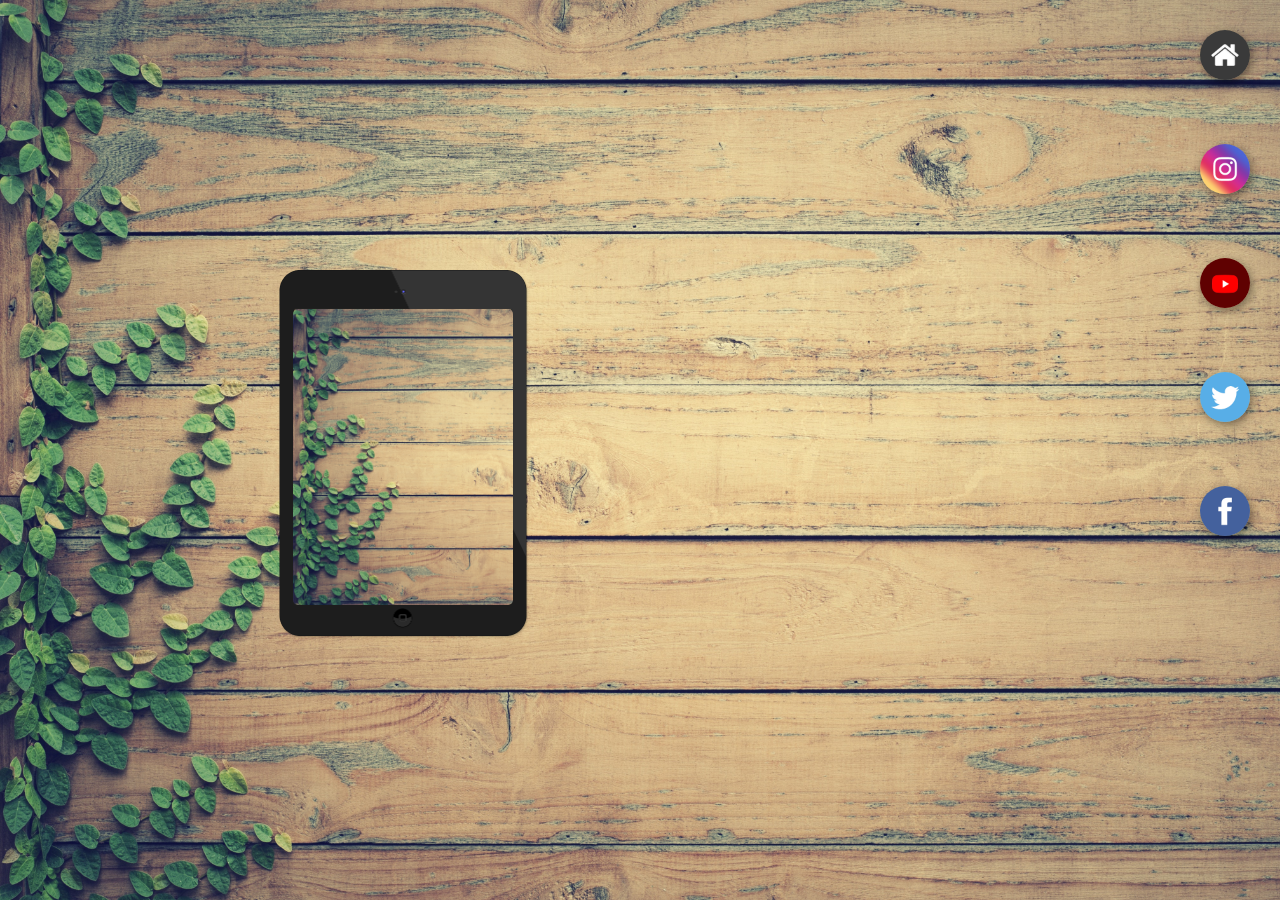
<file: index.html>
<!DOCTYPE html>
<html lang="pt-br">
<head>
    <meta charset="UTF-8">
    <meta http-equiv="X-UA-Compatible" content="IE=edge">
    <meta name="viewport" content="width=device-width, initial-scale=1.0">
    <title>Portfolio</title>
    <link rel="stylesheet" href="style.css">
    <link rel="shortcut icon" href="img/favicon.png" type="image/png">
</head>
<body>
    <main>
        <section id="tablet">
            <iframe src="page02.html" name="tela" id="tela" frameborder="0"></iframe>

        </section>
        <section id="socialnet">
            <a href="page02.html" target="tela"><img src="img/logo-home.jpg" alt=""></a><br>
            <a href="instagram.html" target="tela"><img src="img/logo-instagram.jpg" alt=""></a><br>
            <a href="" target="tela"><img src="img/logo-youtube.jpg" alt=""></a><br>
            <a href="" target="tela"><img src="img/logo-twitter.jpg" alt=""></a><br>
            <a href="" target="tela"><img src="img/logo-facebook.jpg" alt=""></a>
        </section>
    </main>
</body>
</html>
</file>
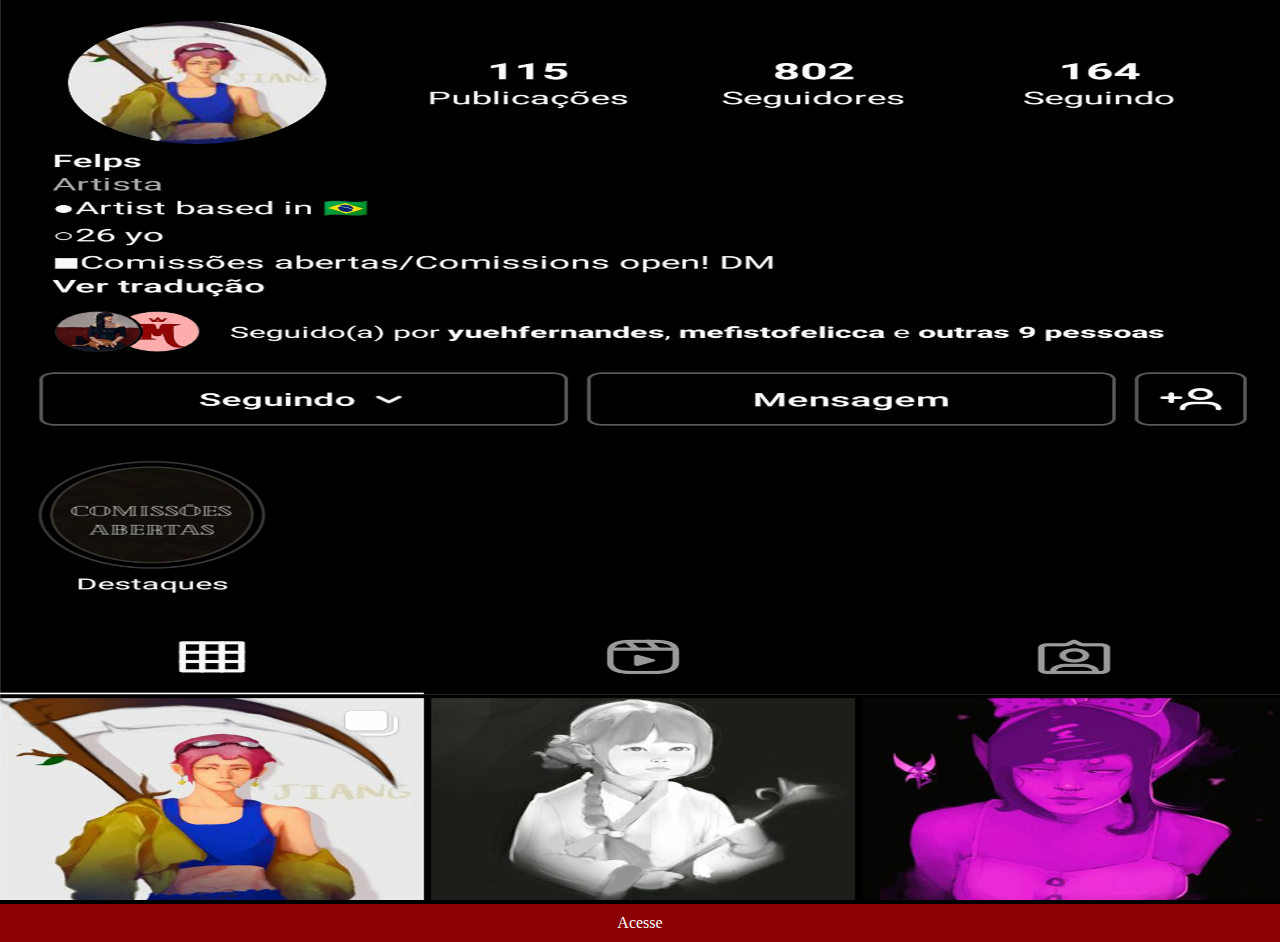
<file: instagram.html>
<!DOCTYPE html>
<html lang="pt-br">
<head>
    <meta charset="UTF-8">
    <meta http-equiv="X-UA-Compatible" content="IE=edge">
    <meta name="viewport" content="width=device-width, initial-scale=1.0">
    <title>Instagram</title>
    <link rel="stylesheet" href="socialstyle.css">
</head>
<body>
    <img src="imgsocial/1656957930946.jpg" alt="instagram">
    <a href="https://www.instagram.com/felpcruz.art/" target="_blank" rel="external">Acesse</a>
    
</body>
</html>
</file>
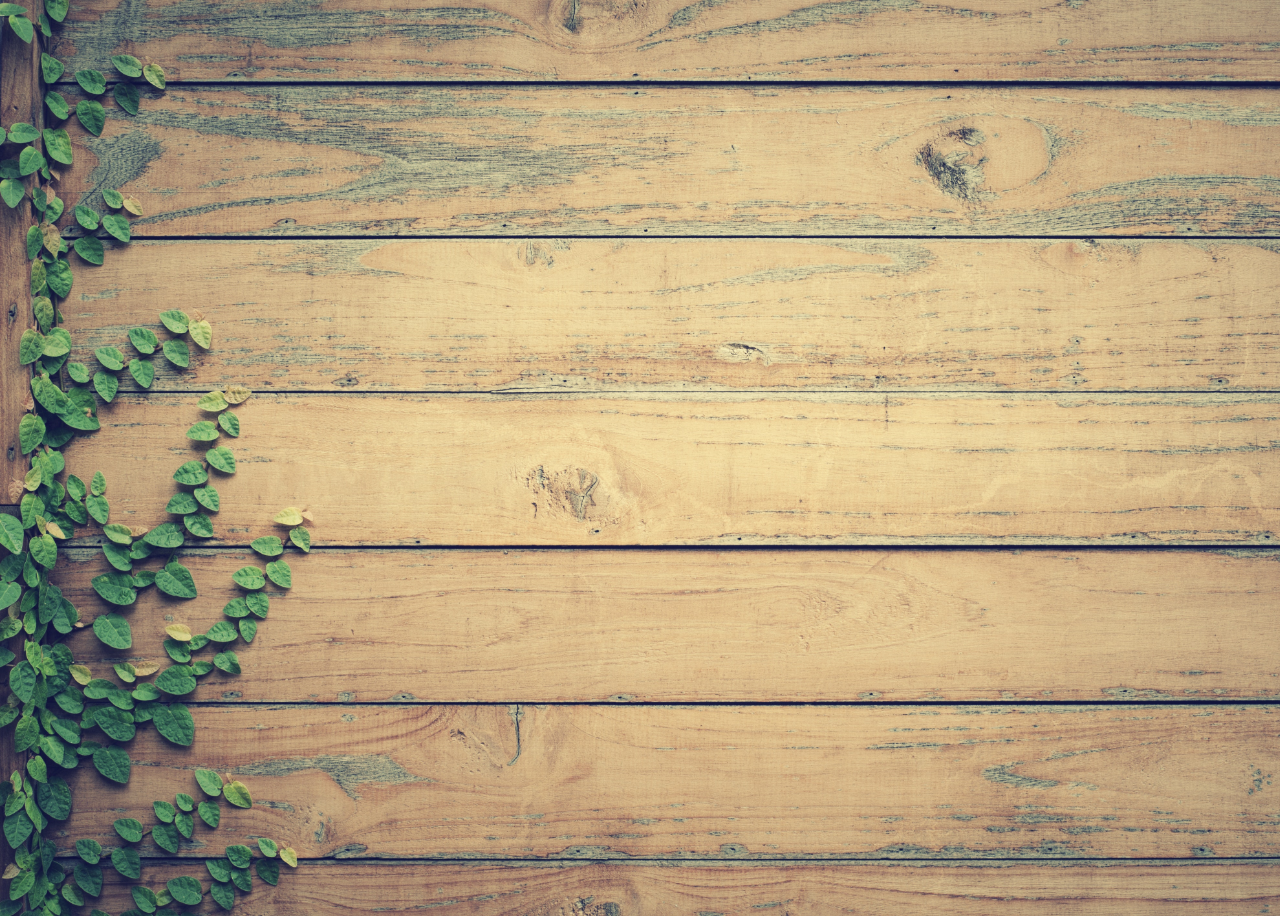
<file: page02.html>
<!DOCTYPE html>
<html lang="pt-br">
<head>
    <meta charset="UTF-8">
    <meta http-equiv="X-UA-Compatible" content="IE=edge">
    <meta name="viewport" content="width=device-width, initial-scale=1.0">
    <title>Home</title>
    <style>
        ::-webkit-scrollbar {
            width: 0px;
            height: 0px;
        }
        body {
            background-color: black;
            background-image: url(img/pexels-fwstudio-139312.jpg);
            background-size: cover;
            background-repeat: no-repeat;
            color: white;
            height: 100vh;
            width: 100vw;
        }
        h1 {
            text-align: center;
            vertical-align: middle;
        }
    </style>
</head>
<body> 
</body>
</html>
</file>
<file: style.css>
* {
    margin: 0px;
    padding: 0px;
}

html, body {
    height: 100vh;
    width: 100vw;
    background-color: black;
}
body {
    background-image: url(img/pexels-fwstudio-139312.jpg);
    background-repeat: no-repeat;
    background-size: cover;
    background-attachment: fixed;
}
main {
    height: 100vh;
    position: relative;
}
section#tablet {
    background: url(img/pngwing.com.png);
    background-repeat: no-repeat;
    background-size: contain;
    height: 400px;
    width: 250px;
    position: absolute;
    top: 50%;
    left: 30%;
    transform: translate(-50%, -50%);
    margin: 20px;
}
iframe#tela {
    position: relative;
    top: 39px;
    left: 14px;
    width: 220px;
    height: 296px;
    border-radius: 5px;
}
section#socialnet {
    text-align: right;
}
section#socialnet > a > img:hover {
    border: 2px solid rgba(255, 255, 255, 0.808);
    transform: translate(-15px);
    transition: transform .4s;
}
section#socialnet > a > img {
    margin: 30px;
    width: 50px;
    height: 50px;
    border-radius: 50%;
    box-sizing: border-box;
    box-shadow: 2px 3px 10px rgba(0, 0, 0, 0.438)
}
</file>
<file: socialstyle.css>
* {
    padding: 0px;
    margin: 0px;
}
::-webkit-scrollbar {
    width: 0px;
    height: 0px;
}
body {
    background-color: black;
    background-size: cover;
    background-repeat: no-repeat;
    color: white;
    height: 100vh;
    width: 100vw;
}
h1 {
    text-align: center;
    vertical-align: middle;
}
a {
    display: block;
    background-color: darkred;
    text-decoration: none;
    color: white;
    padding: 10px;
    text-align: center;
}
img {
    width: 100vw;
    height: 100vh;
}
a:hover {
    background-color: red;
    color: rgb(248, 248, 192);
}
</file>
